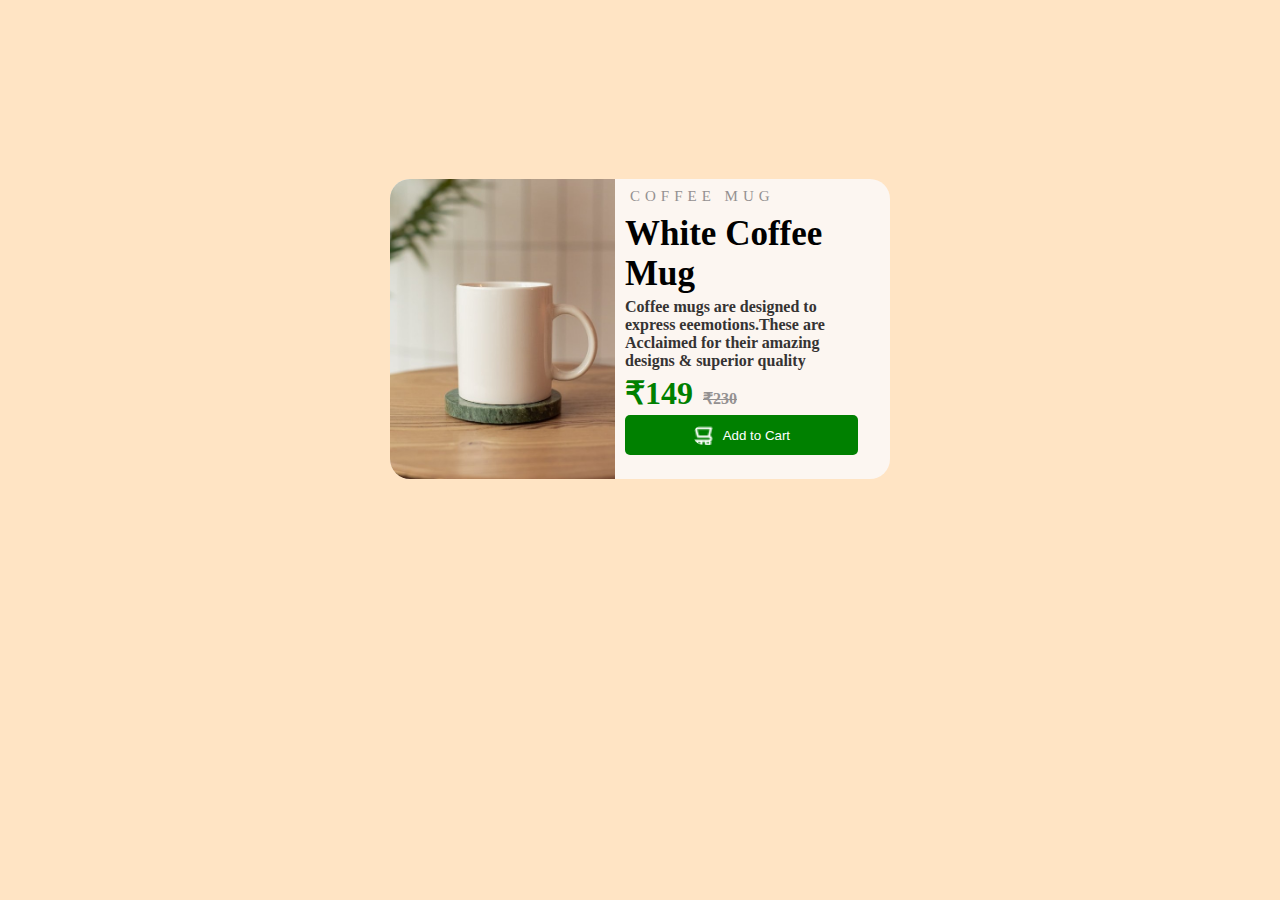
<file: homework-product-card/index.html>
<!DOCTYPE html>
<html lang="en">
	<head>
		<meta charset="UTF-8" />
		<meta name="viewport" content="width=device-width, initial-scale=1.0" />
		<title>Homework Product Card</title>
		<link rel="stylesheet" href="homeworkproductcard.css" />
	</head>
	<body>
		<div id="wrapper">
			<div class="container">
				<div class="cupimg">
					<img src="assets/mug.jpg" alt="" />
					<div class="cupinfo">
						<p class="title">COFFEE MUG</p>
						<h2>White Coffee Mug</h2>
						<p class="para">
							Coffee mugs are designed to express eeemotions.These are Acclaimed
							for their amazing designs & superior quality
						</p>
						<p><span>₹149</span><del>₹230</del></p>
						<button class="btn">
							<img src="assets/icon-cart.png" alt="" />
							<p>Add to Cart</p>
						</button>
					</div>
				</div>
			</div>
		</div>
	</body>
</html>
</file>
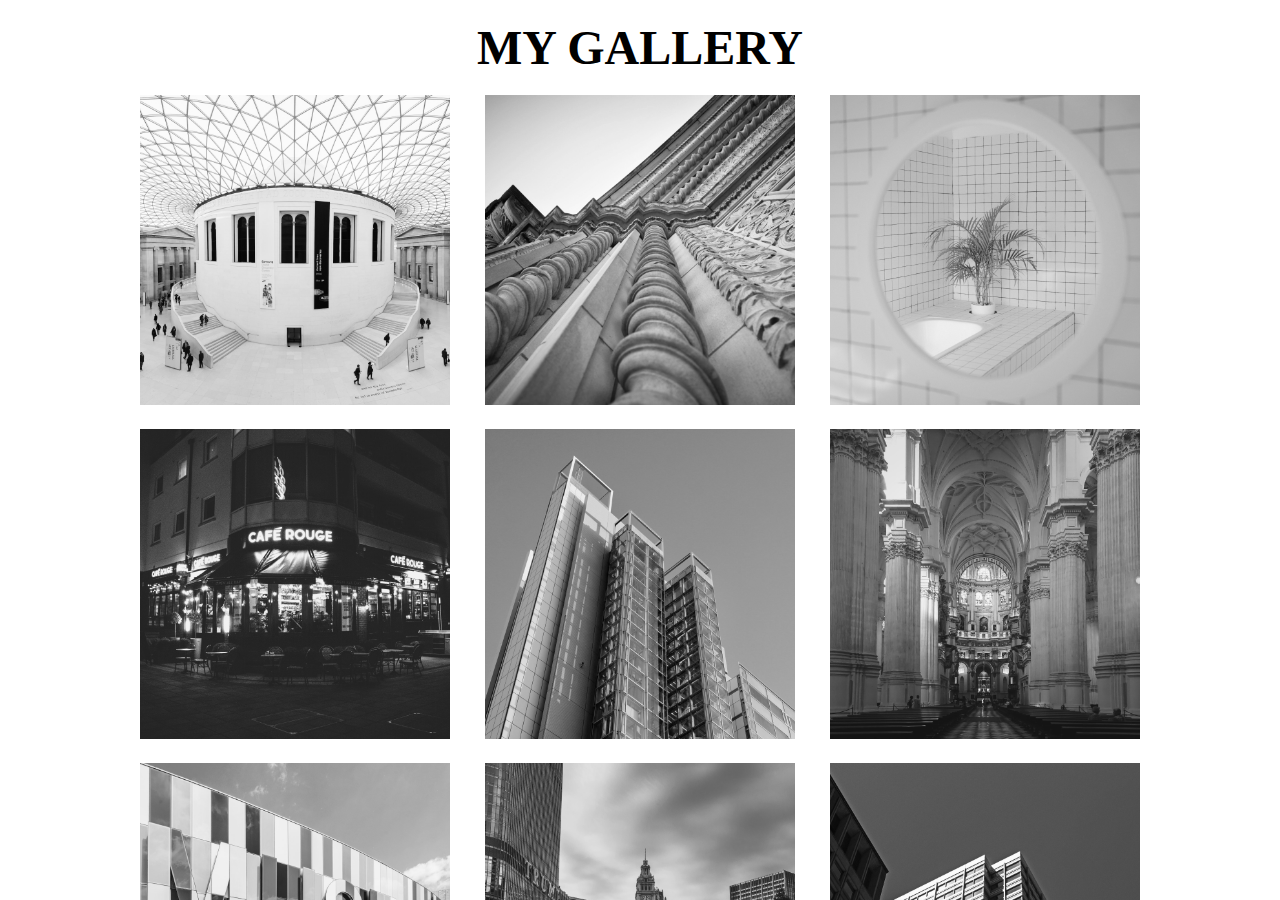
<file: Image-Gallery/index.html>
<!DOCTYPE html>
<html lang="en">
	<head>
		<meta charset="UTF-8" />
		<meta name="viewport" content="width=device-width, initial-scale=1.0" />
		<link rel="stylesheet" href="ImageGallery.css" />
		<link
			rel="shortcut icon"
			href="assets/image1.jpg"
			type="image/x-icon"
		/>
		<title>Image Gallery</title>
	</head>
	<body>
		<div id="wrapper">
			<div class="container">
				<h1>MY GALLERY</h1>
				<div class="gallery">
					<figure class="card">
						<img src="assets/image1.jpg" alt="" />
						<figcaption>Image1</figcaption>
					</figure>
					<figure class="card">
						<img src="assets/image2.jpg" alt="" />
						<figcaption>Image2</figcaption>
					</figure>
					<figure class="card">
						<img src="assets/image3.jpg" alt="" />
						<figcaption>Image3</figcaption>
					</figure>
					<figure class="card">
						<img src="assets/image4.jpg" alt="" />
						<figcaption>Image4</figcaption>
					</figure>
					<figure class="card">
						<img src="assets/image5.jpg" alt="" />
						<figcaption>Image5</figcaption>
					</figure>
					<figure class="card">
						<img src="assets/image6.jpg" alt="" />
						<figcaption>Image6</figcaption>
					</figure>
					<figure class="card">
						<img src="assets/image7.jpg" alt="" />
						<figcaption>Image7</figcaption>
					</figure>
					<figure class="card">
						<img src="assets/image8.jpg" alt="" />
						<figcaption>Image8</figcaption>
					</figure>
					<figure class="card">
						<img src="assets/image9.jpg" alt="" />
						<figcaption>Image9</figcaption>
					</figure>
					<figure class="card">
						<img src="assets/image10.jpg" alt="" />
						<figcaption>Image10</figcaption>
					</figure>
					<figure class="card">
						<img src="assets/image11.jpg" alt="" />
						<figcaption>Image11</figcaption>
					</figure>
					<figure class="card">
						<img src="assets/image12.jpg" alt="" />
						<figcaption>Image12</figcaption>
					</figure>
					<figure class="card">
						<img src="assets/image13.jpg" alt="" />
						<figcaption>Image13</figcaption>
					</figure>
					<figure class="card">
						<img src="assets/image14.jpg" alt="" />
						<figcaption>Image14</figcaption>
					</figure>
					<figure class="card">
						<img src="assets/image15.jpg" alt="" />
						<figcaption>Image15</figcaption>
					</figure>
				</div>
			</div>
		</div>
	</body>
</html>
</file>
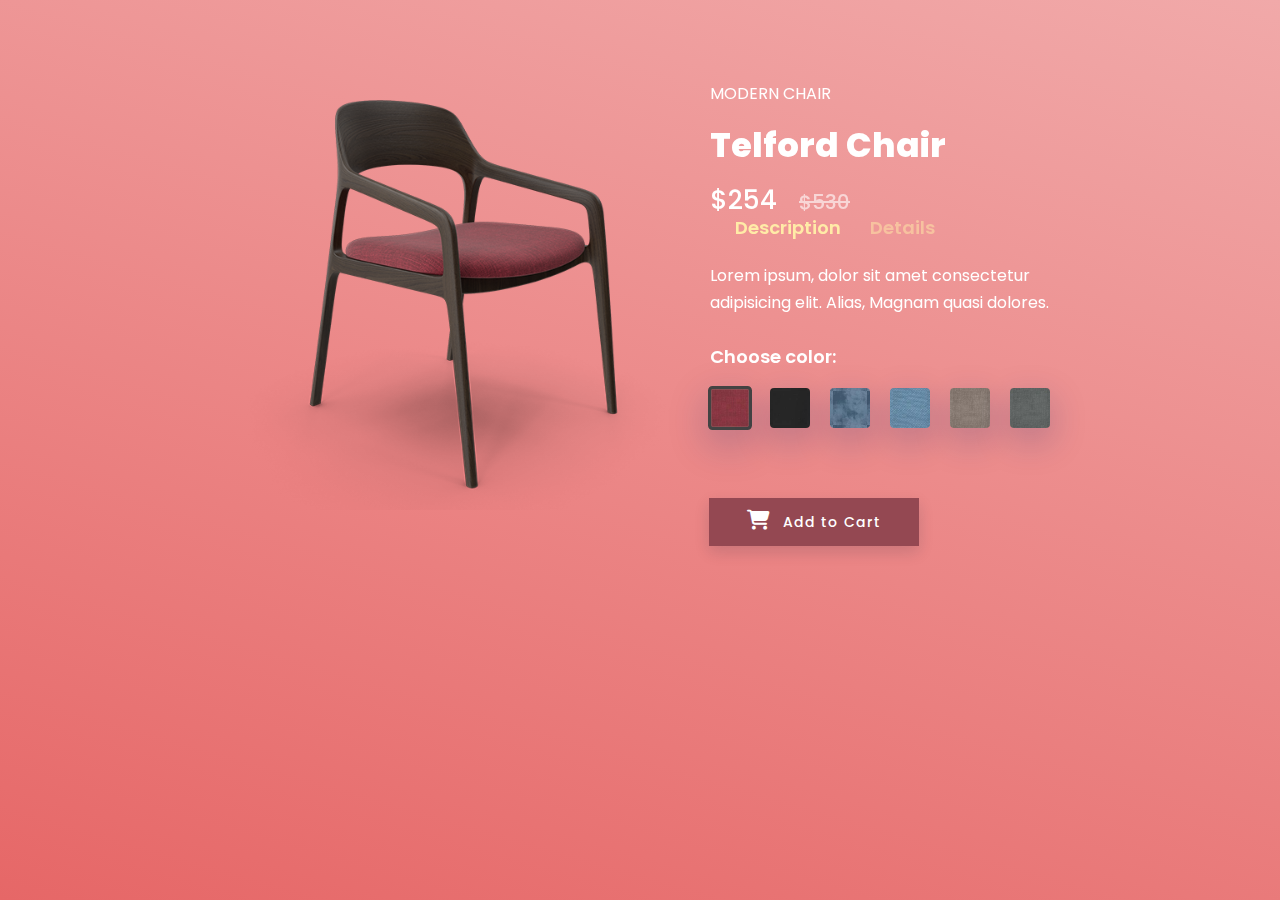
<file: Modern-Chair-Website/index.html>
<!DOCTYPE html>
<html lang="en">
  <head>
    <meta charset="UTF-8" />
    <meta name="viewport" content="width=device-width, initial-scale=1.0" />
    <title>MODERNCHAIR PAGE</title>
    <link rel="stylesheet" href="ModernChair.css" />
    <link rel="shortcut icon" href="assets/favicon.ico" type="image/x-icon" />
    <link
      rel="stylesheet"
      href="
    https://cdnjs.cloudflare.com/ajax/libs/font-awesome/6.5.1/css/all.min.css"
    />
  </head>
  <body>
    <div class="wrapper">
      <div class="container">
        <div class="chairinfo-container">
          <p class="title">Modern Chair</p>
          <h2>Telford Chair</h2>
          <h4>$254 <span>$530</span></h4>

          <div class="desc-container">
            <input
              class="desc-btn"
              type="radio"
              name="desc-btn"
              id="desc-1"
              checked
            />
            <label for="desc-1">Description</label>

            <input class="desc-btn" type="radio" name="desc-btn" id="desc-2" />
            <label for="desc-2">Details</label>

            <div class="desc-section accor-1">
              <p>
                Lorem ipsum, dolor sit amet consectetur adipisicing elit. Alias,
                Magnam quasi dolores.
              </p>
            </div>

            <div class="desc-section accor-2">
              <p class="section-inline"><span>80</span>cm <br />length</p>
              <p class="section-inline"><span>65</span>cm <br />width</p>
              <p class="section-inline"><span>90</span>cm <br />height</p>
              <p class="section-inline"><span>17.6</span>lbs <br />weight</p>
            </div>
          </div>
          <h5>Choose color:</h5>
        </div>

        <!-- radiobtns -->
        <input
          class="color-btn for-color-1"
          type="radio"
          name="colorbtn"
          id="color1"
          checked
        />
        <label class="first-color" for="color1"></label>
        <input
          class="color-btn for-color-2"
          type="radio"
          name="colorbtn"
          id="color2"
        />
        <label class="color-2" for="color2"></label>
        <input
          class="color-btn for-color-3"
          type="radio"
          name="colorbtn"
          id="color3"
        />
        <label class="color-3" for="color3"></label>
        <input
          class="color-btn for-color-4"
          type="radio"
          name="colorbtn"
          id="color4"
        />
        <label class="color-4" for="color4"></label>
        <input
          class="color-btn for-color-5"
          type="radio"
          name="colorbtn"
          id="color5"
        />
        <label class="color-5" for="color5"></label>
        <input
          class="color-btn for-color-6"
          type="radio"
          name="colorbtn"
          id="color6"
        />
        <label class="color-6" for="color6"></label>
        <!-- radiobtns ends  -->

        <div class="button">
          <a href="#" class="btn"
            ><i class="fa-solid fa-cart-shopping icon"></i> Add to Cart
          </a>
        </div>

        <div class="chairimages chair1"></div>
        <div class="chairimages chair2"></div>
        <div class="chairimages chair3"></div>
        <div class="chairimages chair4"></div>
        <div class="chairimages chair5"></div>
        <div class="chairimages chair6"></div>

        <div class="bgcolor"></div>
        <div class="bgcolor chair2"></div>
        <div class="bgcolor chair3"></div>
        <div class="bgcolor chair4"></div>
        <div class="bgcolor chair5"></div>
        <div class="bgcolor chair6"></div>
      </div>
    </div>
    <script></script>
  </body>
</html>
</file>
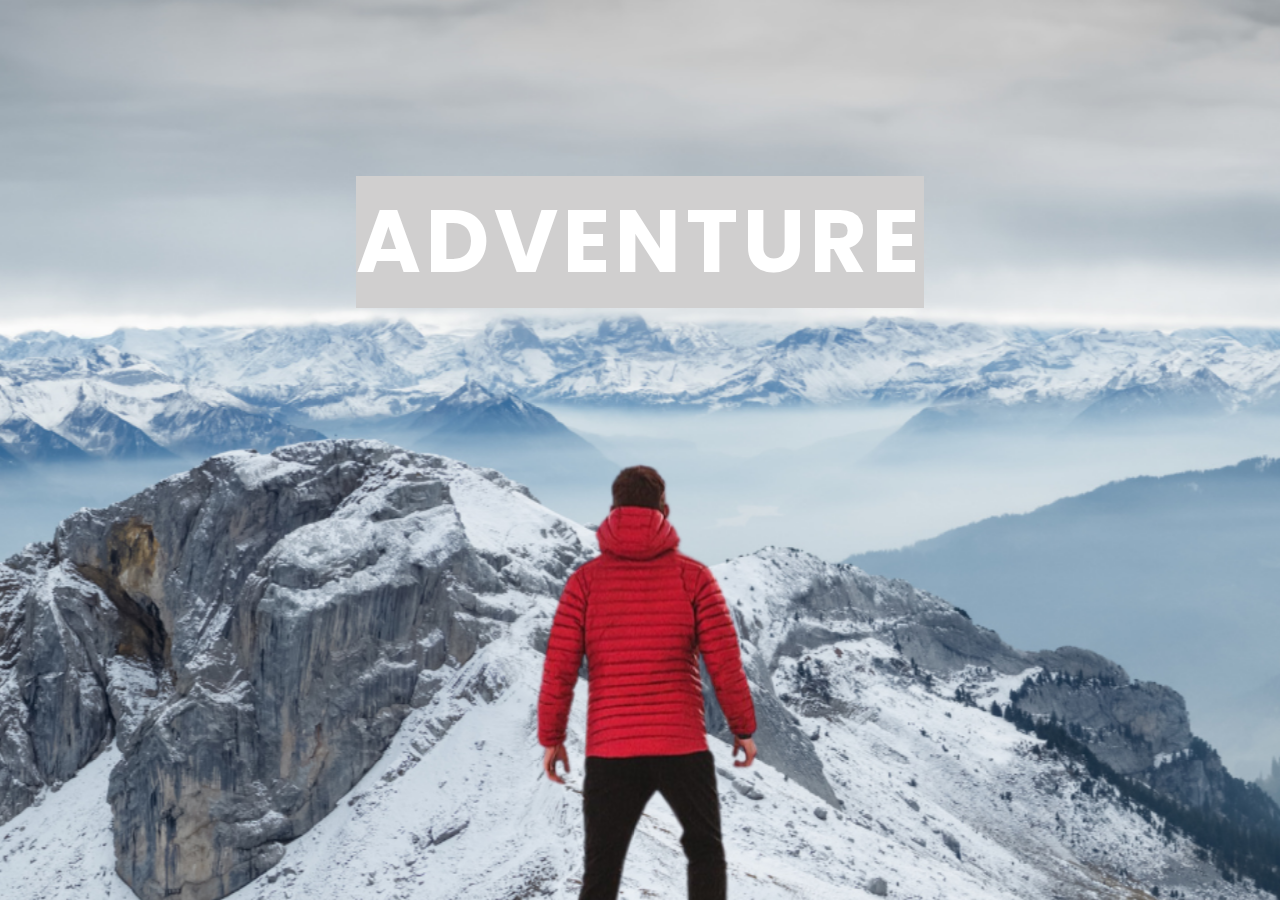
<file: Parallex-website/index.html>
<!DOCTYPE html>
<html lang="en">
  <head>
    <meta charset="UTF-8" />
    <meta name="viewport" content="width=device-width, initial-scale=1.0" />
    <link rel="shortcut icon" href="assets/favicon.ico" type="image/x-icon" />
    <title>Parallex Effect</title>
    <link rel="stylesheet" href="Parallexstyles.css" />
    <link rel="preconnect" href="https://fonts.googleapis.com" />
    <link rel="preconnect" href="https://fonts.gstatic.com" crossorigin />
    <link
      href="https://fonts.googleapis.com/css2?family=Poppins:wght@700&display=swap"
      rel="stylesheet"
    />
  </head>
  <body>
    <!-- BEST PRACTICE IS TO CODE IN WRAPPER>CONTAINER -->
    <div id="wrapper">
      <div class="container">
        <img src="assets/background.png" alt="" class="background" />
        <img src="assets/foreground.png" alt="" class="foreground" />
        <h1>Adventure</h1>
      </div>

      <section>
        <h1>Adventure Time!</h1>
        <p class="para">
          Lorem ipsum dolor sit amet consectetur adipisicing elit. Deserunt
          porro, ullam deleniti numquam sint fugiat autem. Quibusdam laboriosam
          officiis. Iure!
          <br /><br />
          Lorem ipsum dolor s autem neque! Lorem ipsum dolor sit amet
          consectetur adipisicing elit. Dolor aliquid aut maiores in quas velit
          commodi modi explicaboit amet consectetur adipisicing elit. Obcaecati,
          at?
        </p>

        <div class="bg bg-img1">
          <h2 class="title">BIKING</h2>
        </div>
        <p class="subtitle">
          Lorem ipsum dolor sit amet consectetur adipisicing elit. Rerum iure
          sit itaque, repudiandae excepturi laboriosam, libero exercitationem
          voluptas velit quis dolor minima numquam voluptatum. Temporibus
          reprehenderit itaque officia architecto ex.
        </p>

        <div class="bg bg-img2">
          <h2 class="title">PARA GLIDING</h2>
        </div>
        <p class="subtitle">
          Lorem ipsum dolor sit amet consectetur adipisicing elit. Rerum iure
          sit itaque, repudiandae excepturi laboriosam, libero exercitationem
          voluptas velit quis dolor minima numquam voluptatum. Temporibus
          reprehenderit itaque officia architecto ex.
        </p>

        <div class="bg bg-img3">
          <h2 class="title">SURFING</h2>
        </div>
        <p class="subtitle">
          Lorem ipsum dolor sit amet consectetur adipisicing elit. Rerum iure
          sit itaque, repudiandae excepturi laboriosam, libero exercitationem
          voluptas velit quis dolor minima numquam voluptatum. Temporibus
          reprehenderit itaque officia architecto ex.
        </p>
      </section>
    </div>
  </body>
</html>
</file>
<file: homework-product-card/homeworkproductcard.css>
* {
	margin: 0;
	padding: 0;
	box-sizing: border-box;
}

#wrapper {
	height: 100vh;
	overflow: hidden;
	background-color: bisque;
}

.container {
	height: 300px;
	width: 500px;
	margin: 0 auto;
	margin-top: 14%;
}

.cupimg {
	height: 100%;
	width: 100%;
	border-radius: 20px;
	display: flex;
	background-color: rgb(252, 246, 241);
}

.cupimg img {
	height: 100%;
	width: 45%;
	object-fit: cover;
	border-top-left-radius: 20px;
	border-bottom-left-radius: 20px;
}

.cupinfo {
	display: flex;
	justify-content: space-evenly;
	flex-direction: column;
	margin-left: 10px;
	margin-right: 20px;
}

.title {
	padding: 5px;
	font-size: 15px;
	letter-spacing: 5px;
	color: rgb(148, 145, 145);
}

.cupinfo h2 {
	/* padding: 5px; */
	font-size: 35px;
	font-weight: bolder;
}

span {
	color: green;
	margin-right: 10px;
	font-size: xx-large;
	font-weight: 600;
}

del {
	color: rgb(148, 145, 145);
	font-weight: 600;
}

.btn {
	display: flex;
	align-items: center;
	justify-content: center;
	padding: 5%;
	margin-bottom: 20px;
	height: 40px;
	width: 95%;
	background-color: green;
	border: none;
	border-radius: 5px;
}

.para {
	padding-right: 5%;
	font-weight: 900;
	color: rgb(53, 51, 51);
}

.btn img {
	width: 20px;
	height: 20px;
	margin-right: 10px;
}

.btn p {
	color: white;
}
</file>
<file: Image-Gallery/ImageGallery.css>
@import url('https://fonts.googleapis.com/css2?family=Poppins:wght@500&display=swap');
* {
	padding: 0;
	margin: 0;
	box-sizing: border-box;
}

#wrapper {
	height: 100vh;
	overflow-x: hidden;
	overflow-y: auto;
}

.container {
	width: 1000px;
	margin: 0px auto;
	padding: 20px auto;
}

.container h1 {
	margin: 20px auto;
	text-align: center;
	font-size: 3rem;
}

.gallery {
	display: flex;
	justify-content: space-between;
	align-items: center;
	flex-wrap: wrap;
	gap: 20px;
}

.card {
	width: 31%;
	object-fit: cover;
	position: relative;
}

.card:hover {
	filter: drop-shadow(0 0 10px #333);
	border-radius: 20px;
	transform: scale(1.1);
	transition: 0.5s;
}

.card img {
	height: 100%;
	width: 100%;
	object-fit: cover;
	filter: grayscale(100%);
	transition: 0.3s;
}

.card:hover img {
	filter: grayscale(0%);
	border-radius: 20px;
}

.card figcaption {
	position: absolute;
	left: 0;
	bottom: 4px;
	padding: 10px;
	font-size: 16px;
	font-weight: 500;
	width: 100%;
	height: 20%;
	color: #ffff;
	padding: 20px;
	opacity: 0;
	border-radius: 0 0 20px 20px;
	background: linear-gradient(
		0deg,
		rgba(0, 0, 0, 0.5) 0%,
		rgba(255, 255, 255, 0)
	);
}

.card:hover figcaption {
	opacity: 1;
	transition: 0.3s;
}
</file>
<file: Modern-Chair-Website/ModernChair.css>
@import url("https://fonts.googleapis.com/css2?family=Poppins:wght@100;200;300;400;500;600;700;800&display=swap");

* {
  margin: 0;
  padding: 0;
  box-sizing: border-box;
}

body {
  font-family: "Poppins", sans-serif;
  font-weight: 400;
  font-size: 15px;
  line-height: 1.7;
  color: white;
  height: 100vh;
  background-color: #1f2029;
  overflow: hidden;
}

p {
  font-size: 16px;
}

.wrapper {
  position: relative;
  width: 100%;
}

.container {
  position: relative;
  width: 860px;
  display: flex;
  flex-wrap: wrap;
  margin: 0 auto;
  padding: 80px 0;
}

.desc-container {
  position: relative;
  display: block;
}

.chairinfo-container {
  position: relative;
  margin-left: 500px;
  /* z-index: 1; */
  text-align: left;
}

.title {
  text-transform: uppercase;
  margin-top: 0;
  margin-bottom: 10px;
}

h2 {
  font-weight: 800;
  font-size: 34px;
  margin-top: 0;
  margin-bottom: 10px;
}

h4 {
  font-weight: 500;
  font-size: 26px;
  line-height: 1.2;
  margin: 0;
  margin-bottom: 0;
}

h4 span {
  font-size: 20px;
  text-decoration: line-through;
  opacity: 0.6;
  padding-left: 15px;
}

h5 {
  font-weight: 600;
  font-size: 18px;
  line-height: 1.2;
  margin: 0;
  margin-bottom: 20px;
}

.desc-btn:checked + label,
.desc-btn:not(:checked) + label {
  position: relative;
  transition: all 200ms linear;
  cursor: pointer;
  color: #ffeba7;
  font-weight: 600;
  font-size: 18px;
  line-height: 1.2;
  margin-left: 25px;
  opacity: 0.5;
}

.desc-btn:checked + label {
  opacity: 1;
}

.desc-btn:not(:checked) + label:hover {
  opacity: 0.8;
}

.desc-section {
  padding-top: 20px;
  padding-bottom: 30px;
  transition: all 250ms linear;
  opacity: 0;
  pointer-events: none;
  transform: translateY(20px);
}

.desc-section.accor-2 {
  position: absolute;
  top: 25px;
  left: 0;
  width: 100%;
  z-index: 2;
}

#desc-1:checked ~ .desc-section.accor-1 {
  opacity: 1;
  pointer-events: auto;
  transform: translateY(0);
}

#desc-2:checked ~ .desc-section.accor-2 {
  opacity: 1;
  pointer-events: auto;
  transform: translateY(0);
}

.section-inline {
  position: relative;
  margin-right: 20px;
  display: inline-block;
}

.section-inline p span {
  font-size: 30px;
  line-height: 1.1;
}

.button {
  position: relative;
  left: 58%;
  font-weight: 500;
  font-size: 14px;
  line-height: 2;
  height: 48px;
  border-radius: 4px;
  width: 210px;
  letter-spacing: 1px;
  display: inline-flex;
  align-items: center;
  justify-content: center;
  border: none;
  cursor: pointer;
  /* background-color: transparent; */
  box-shadow: 0 6px 15px 0 rgba(14, 24, 56, 0.15);
  transition: all 250ms linear;
  text-decoration: none;
  margin-top: 70px;
  z-index: 1;
  text-align: center;
  color: white;
}

.button::before {
  content: "";
  position: absolute;
  top: 0;
  bottom: 0;
  left: 0;
  right: 0;
  z-index: -1;
  background-color: #944852;
  transition: background-color 250ms 300ms ease;
}

.button a {
  text-decoration: none;
}

.btn {
  color: white;
  padding: 10px;
  height: 100%;
  width: 100%;
}

.icon {
  padding-right: 7px;
  font-size: 20px;
}

.btn:hover {
  box-shadow: 0 12px 35px 0 rgba(16, 39, 112, 0.25);
  background-color: #3c3c3c;
}

/*input class */
.for-color-2:checked ~ .chairinfo-container .button::before {
  background-color: #1a1a1a;
}
.for-color-3:checked ~ .chairinfo-container .button::before {
  background-color: #40566e;
}
.for-color-4:checked ~ .chairinfo-container .button::before {
  background-color: #5e89b2;
}
.for-color-5:checked ~ .chairinfo-container .button::before {
  background-color: #8c7f76;
}
.for-color-6:checked ~ .chairinfo-container .button::before {
  background-color: #5d6160;
}

/* 6 colorbtn + changing radio btns into labels starts here */
[type="radio"]:checked,
[type="radio"]:not(:checked) {
  position: absolute;
  visibility: hidden;
}

/* color-btn is input radio btns */
.color-btn:checked + label,
.color-btn:not(:checked) + label {
  position: relative;
  height: 40px;
  transition: all 200ms linear;
  border-radius: 4px;
  width: 40px;
  border: none;
  overflow: hidden;
  cursor: pointer;
  color: #ffeba7;
  margin-right: 20px;
  box-shadow: 0 12px 35px 0 rgba(16, 39, 112, 0.25);
  z-index: 1;
  /* background-color: green; */
  background-position: center;
  background-size: cover;
  border: 3px solid transparent;
}

.color-btn:checked + label {
  border-color: #434343;
  transform: scale(1.1);
}

/* label class */
label.first-color {
  margin-left: 500px;
  background-image: url(assets/color1.jpg);
}

label.color-2 {
  background-image: url(assets/color2.jpg);
}
label.color-3 {
  background-image: url(assets/color3.jpg);
}
label.color-4 {
  background-image: url(assets/color4.jpg);
}
label.color-5 {
  background-image: url(assets/color5.jpg);
}
label.color-6 {
  background-image: url(assets/color6.jpg);
}
/* 6 colorbtn + changing radio btns into labels ends */

/* chair section starts */
.chairimages {
  position: absolute;
  top: 100px;
  left: 0;
  width: 500px;
  height: 410px;
  transition: all 550ms linear;
  transition-delay: 100ms;
  background-position: top center;
  background-size: 100%;
  background-image: url(assets/chair1.png);
  background-repeat: no-repeat;
  opacity: 0;
}

/* input class */
.for-color-1:checked ~ .chairimages.chair1 {
  opacity: 1;
  animation: shake 0.7s cubic-bezier(0.36, 0.07, 0.19, 0.97) both;
}

.chairimages.chair2 {
  background-image: url(assets/chair2.png);
}
.for-color-2:checked ~ .chairimages.chair2 {
  opacity: 1;
  animation: shake 0.7s cubic-bezier(0.36, 0.07, 0.19, 0.97) both;
}

.chairimages.chair3 {
  background-image: url(assets/chair3.png);
}
.for-color-3:checked ~ .chairimages.chair3 {
  opacity: 1;
  animation: shake 0.7s cubic-bezier(0.36, 0.07, 0.19, 0.97) both;
}

.chairimages.chair4 {
  background-image: url(assets/chair4.png);
}
.for-color-4:checked ~ .chairimages.chair4 {
  opacity: 1;
  animation: shake 0.7s cubic-bezier(0.36, 0.07, 0.19, 0.97) both;
}

.chairimages.chair5 {
  background-image: url(assets/chair5.png);
}
.for-color-5:checked ~ .chairimages.chair5 {
  opacity: 1;
  animation: shake 0.7s cubic-bezier(0.36, 0.07, 0.19, 0.97) both;
}

.chairimages.chair6 {
  background-image: url(assets/chair6.png);
}
.for-color-6:checked ~ .chairimages.chair6 {
  opacity: 1;
  animation: shake 0.7s cubic-bezier(0.36, 0.07, 0.19, 0.97) both;
}

@keyframes shake {
  10%,
  90% {
    transform: translate3d(-1px, 0, 0) rotate(-1deg);
  }
  20%,
  80% {
    transform: translate3d(2px, 0, 0) rotate(2deg);
  }
  30%,
  650%,
  70% {
    transform: translate3d(2px, 0, 0) rotate(-3deg);
  }
  40%,
  60% {
    transform: translate3d(3px, 0, 0) rotate(3deg);
  }
}

.bgcolor {
  position: fixed;
  top: 0;
  left: 0;
  width: 100%;
  height: 100%;
  z-index: -1;
  background-image: linear-gradient(196deg, #f1a9a9, #e66767);
  transition: all 250ms linear;
  transition-delay: 300ms;
}

.bgcolor.chair2 {
  background-image: linear-gradient(196deg, #4c4c4c, #262626);
  opacity: 0;
}
.for-color-2:checked ~ .bgcolor.chair2 {
  opacity: 1;
}

.bgcolor.chair3 {
  background-image: linear-gradient(196deg, #97afc3, #6789a7);
  opacity: 0;
}
.for-color-3:checked ~ .bgcolorchair3 {
  opacity: 1;
}

.bgcolor.chair4 {
  background-image: linear-gradient(196deg, #97afc3, #6789a7);
  opacity: 0;
}
.for-color-4:checked ~ .bgcolor.chair4 {
  opacity: 1;
}

.bgcolor.chair5 {
  background-image: linear-gradient(196deg, #afa6a0, #8c7f76);
  opacity: 0;
}
.for-color-5:checked ~ .bgcolor.chair5 {
  opacity: 1;
}

.bgcolor.chair6 {
  background-image: linear-gradient(196deg, #aaadac, #838786);
  opacity: 0;
}
.for-color-6:checked ~ .bgcolor.chair6 {
  opacity: 1;
}
/* chair section ends here */

/* notes
the 6 radio btns are not btns they are labels & changed by [type property] */
/* notes ends here*/

/* mediaqueries */
@media screen and (max-width: 575px) {
  .container {
    width: 280px;
  }
  .chairinfo-container {
    width: 280px;
  }
  .color-btn:checked + label,
  .color-btn:not(:checked) + label {
    height: 30px;
    width: 30px;
  }
  .section-inline p span {
    font-size: 24px;
    line-height: 1.1;
  }
  .section-inline p {
    font-size: 14px;
  }
}
</file>
<file: Parallex-website/Parallexstyles.css>
* {
	padding: 0;
	margin: 0;
	box-sizing: border-box;
}

#wrapper {
	height: 100vh;
	overflow-x: hidden;
	overflow-y: auto;

	perspective: 20px;
}

.container {
	position: relative;
	height: 100%;
	display: flex;
	align-items: center;
	justify-content: center;
	transform-style: preserve-3d;
	z-index: -1;
}

.background,
.foreground {
	height: 100%;
	width: 100%;
	z-index: -1;
	position: absolute;
	object-fit: cover;
}

.background {
	transform: translateZ(-40px) scale(5);
}
.foreground {
	transform: translateZ(-20px) scale(3);
}

.container h1 {
	font-size: 1.8rem;
	position: absolute;
	top: 11rem;
	letter-spacing: 5px;
	color: white;
	background-color: rgb(208, 207, 207);
	text-transform: uppercase;
	font-size: 5.5rem;
	font-family: 'Poppins', sans-serif;
}

section {
	background-color: rgb(45, 45, 45);
	color: white;
	padding: 5rem 0;
}

section h1 {
	font-size: 5rem;
	padding: 0 5rem;
}
.para {
	font-size: 1.5rem;
	margin: 0 5rem;
	padding: 10rem 0;
}

.bg {
	width: 100%;
	height: 500px;
	display: flex;
	align-items: center;
	justify-content: center;

	background-attachment: fixed;
	background-position: center;
	background-size: cover;
}

.title {
	font-family: 'Poppins', sans-serif;
	letter-spacing: 2px;
	font-size: 2.5rem;
	font-weight: 600;
	padding: 1rem;
	color: black;
	background-color: white;
}

.subtitle {
	font-size: 1.5rem;
	margin: 0 5rem;
	padding: 10rem 0;
}
.bg-img1 {
	background-image: url(assets/sport-1.jpg);
}

.bg-img2 {
	background-image: url(assets/sport-2.jpg);
}
.bg-img3 {
	background-image: url(assets/sport-3.jpg);
}
</file>
